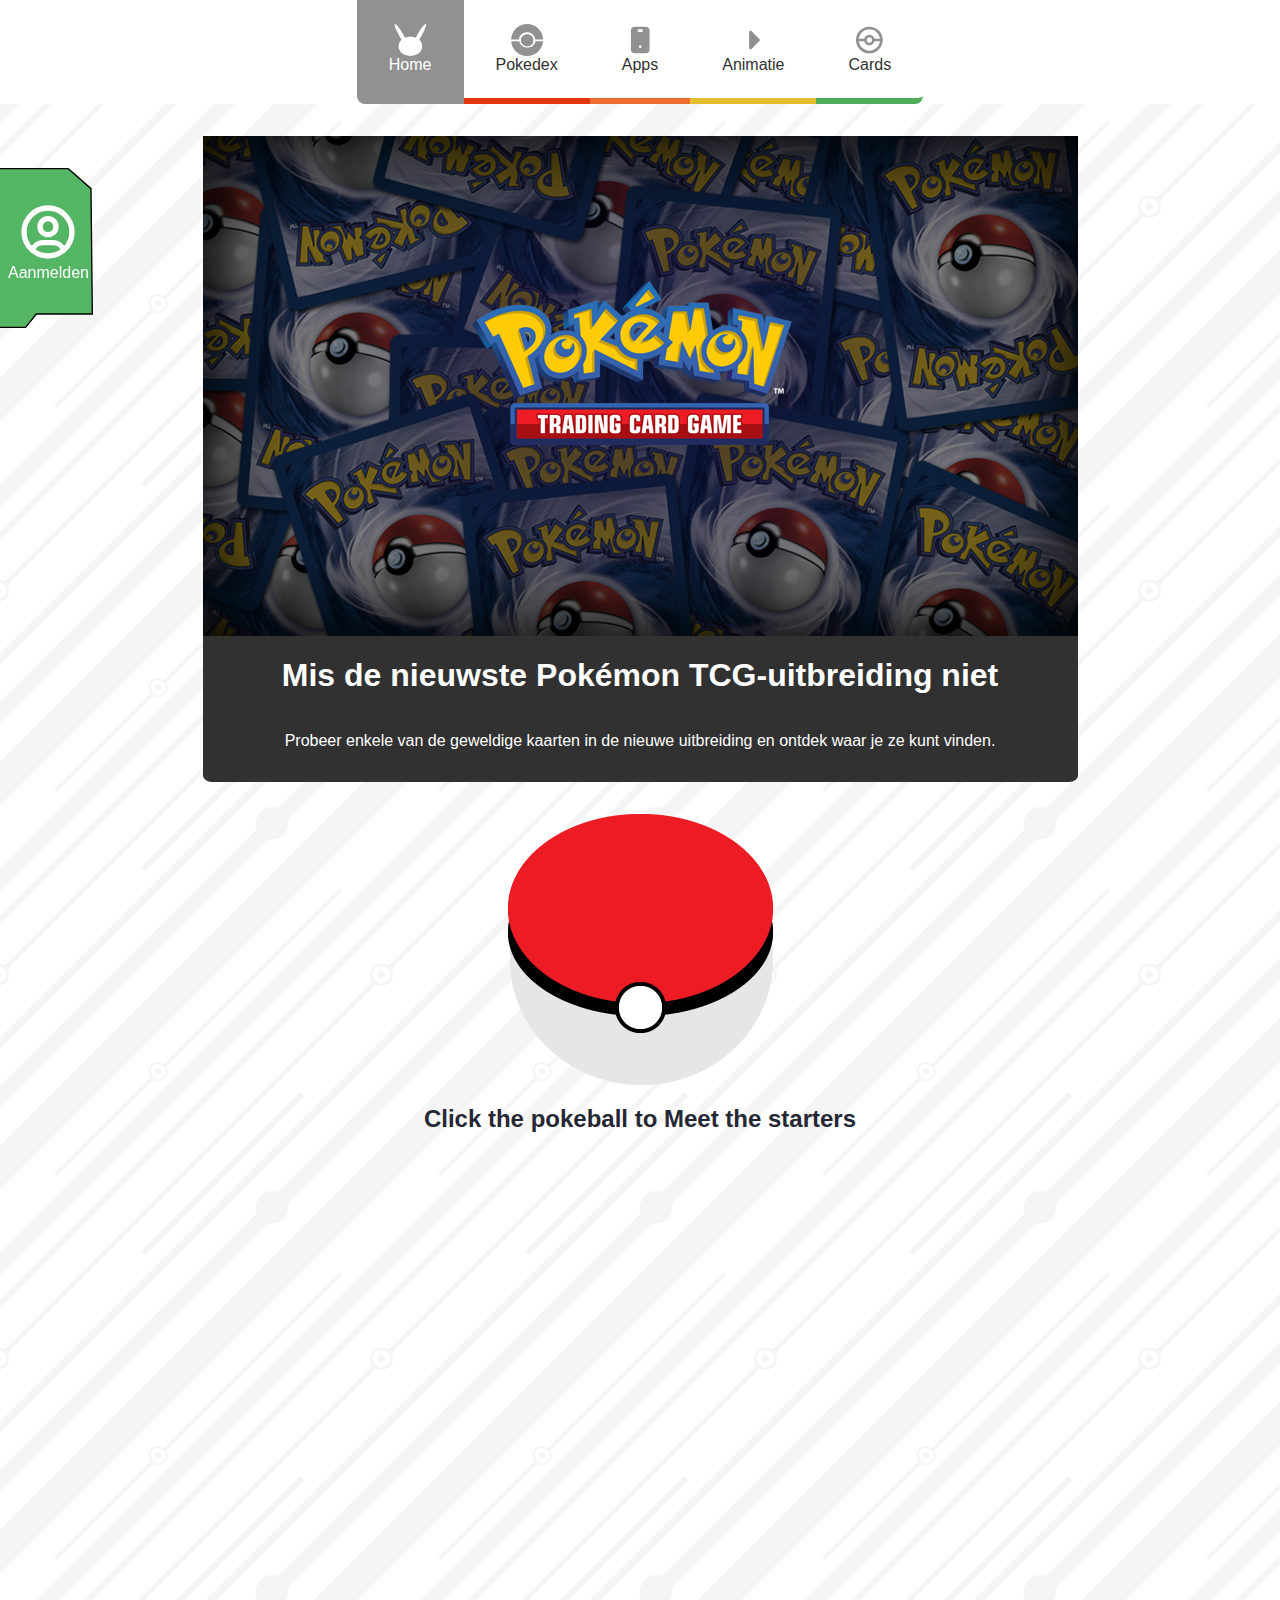
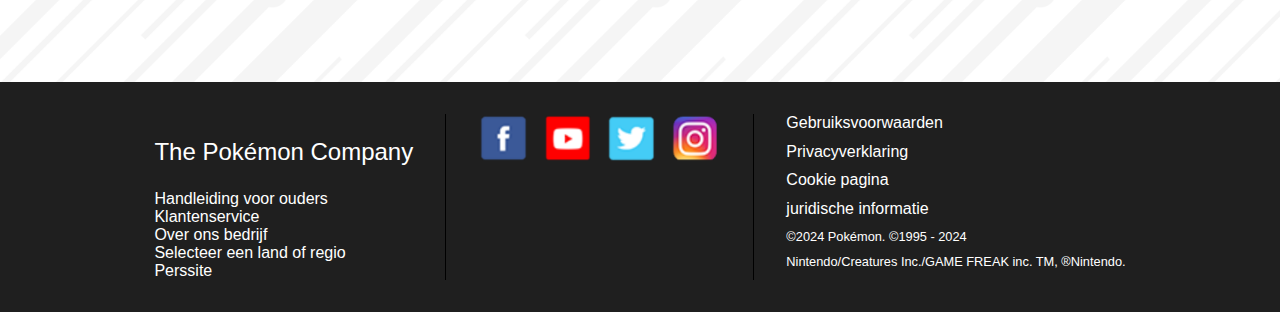
<file: index.html>
<!DOCTYPE html>
<html lang="nl">
	
<head>
	<meta charset="UTF-8">
	<meta name="author" content="Wesley">
	<meta name="viewport" content="width=device-width, initial-scale=1">
	<title>The Unofficial Pokémon Website | notpokemon.com</title>
	<link href="styles/style.css" rel="stylesheet">
	<link rel="icon" type="image/Pokemon" href="images/pokeball.ico">
</head>
<header>
	<nav>
		<ul>
			<li id="hamburger">
				<svg aria-label="navigatie menu knop" xmlns="http://www.w3.org/2000/svg"  viewBox="0 0 24 24"  fill="none"  stroke="currentColor"  stroke-width="2"  stroke-linecap="round"  stroke-linejoin="round"  class="icon icon-tabler icons-tabler-outline icon-tabler-menu-2"><path stroke="none" d="M0 0h24v24H0z" fill="none"/><path d="M4 6l16 0" /><path d="M4 12l16 0" /><path d="M4 18l16 0" /></svg>
			</li>
			<li>
				<svg aria-hidden="true" xmlns="http://www.w3.org/2000/svg" viewBox="0 0 31.34 31.85">
					<ellipse class="cls-1" cx="15.71" cy="22.15" rx="11.74" ry="9.7"/>
					<ellipse class="cls-1" cx="24.71" cy="11.1" rx="12.77" ry="2.04" transform="translate(2.74 26.95) rotate(-60)"/>
					<ellipse class="cls-1" cx="6.63" cy="11.1" rx="2.04" ry="12.77" transform="translate(-4.66 4.8) rotate(-30)"/>
				  </svg>
				<a href="">Home</a>
			</li>
			<li>
				<svg aria-hidden="true" xmlns="http://www.w3.org/2000/svg" viewBox="0 0 173.49 173.62">
					<path class="cls-1" d="m86.74,0C39.88,0,1.69,37.14,0,83.6h41.6c.41-3.27,1.66-6.09,3.38-8.79-.54-1.23-.57-2.75.24-4.39,3.9-7.88,9.49-14.23,16.77-19.16.25-.17.49-.3.73-.41,5.16-4.16,11.09-4.48,17.26-5.04,1.09-.3,2.18-.58,3.28-.84.62-.15,1.21-.18,1.76-.12.36-.06.72-.12,1.09-.17,7.16-.94,14.28.95,20.79,3.88,12.38,5.58,22.31,18.25,23.89,31.86.06.53.04,1.02-.03,1.46.12.35.25.69.37,1.04.08.23.13.45.18.67h42.19C171.8,37.14,133.61,0,86.74,0Z"/>
					<path class="cls-1" d="m119.76,83.02c-.16-.91-.21-1.41-.15-2.11-2.88-6.16-7.35-11.78-13.48-14.73-8.19-3.94-17.64-3.55-26.46-2.78-5.81.51-12.18,1.37-17.19,4.57-.23.15-.46.31-.68.47-.99,1.67-2.01,3.33-3.2,4.88-.35.45-.71.9-1.07,1.34-.03.1-.08.2-.11.3-.42,1.35-1.22,2.27-2.18,2.82-.64,1.85-1.11,3.8-1.48,5.77,0,.02,0,.04-.01.05h66.16c-.06-.19-.1-.38-.14-.58Z"/>
					<path class="cls-1" d="m116.8,104.61c.02-.83.2-1.67.58-2.45,1.38-2.83,1.92-5.56,2.08-8.56H54.07c1.19,3.12,2.31,6.34,4.09,9.13,2.33,3.65,6,6.76,9.6,9.11,6.69,4.38,14.45,6.46,22.43,6.37,11.27-.12,20.5-4.9,26.33-12.98.08-.21.17-.42.28-.62Z"/>
					<path class="cls-1" d="m132.16,93.6c0,.05-.01.11-.02.16-.86,4.46-2.32,8.6-4.3,12.34-.51,1.39-1.22,2.61-2.23,3.73,0,0-.01.01-.02.02-7.36,10.97-19.58,17.77-33.88,18.33-10.14.4-20.47-2.13-29-7.7-4.3-2.81-8.37-6.28-11.54-10.34-3.29-4.22-4.73-9.32-6.81-14.16-.35-.82-.48-1.62-.44-2.37H.2c3.46,44.77,40.89,80.02,86.55,80.02s83.08-35.25,86.55-80.02h-41.13Z"/>
					<path class="cls-1" d="m118.81,79.29c-2.88-5.52-7.09-10.43-12.68-13.12-8.19-3.94-17.64-3.55-26.46-2.78-5.81.51-12.18,1.37-17.19,4.57-.24.15-.46.31-.68.47-.99,1.67-2.01,3.33-3.2,4.87-.35.45-.71.9-1.07,1.34-.03.1-.08.2-.11.3-.42,1.34-1.21,2.25-2.16,2.81-.32.93-.61,1.87-.86,2.84-.38,2.01-.59,4.09-.59,6.21,0,3.83.66,7.51,1.87,10.93.71,1.73,1.49,3.43,2.48,4.99,2.33,3.65,6,6.76,9.6,9.11,6.69,4.38,14.45,6.46,22.43,6.37,3.87-.04,7.5-.64,10.84-1.72,11.03-5.32,18.65-16.61,18.65-29.68,0-2.59-.31-5.1-.87-7.52Z"/>
					<path class="cls-1" d="m86.74,55.47c-1.62,0-3.21.12-4.77.35-4.32,1.34-8.45,3.23-12.63,4.94-1.93,1.14-3.72,2.44-5.34,3.93-1.76,2.89-3.34,5.92-5.41,8.61-.35.45-.71.9-1.07,1.34-.03.1-.08.2-.11.3-.38,1.19-1.05,2.05-1.86,2.62-1.21,3.44-1.89,7.13-1.89,10.99,0,18.27,14.81,33.08,33.08,33.08s33.08-14.81,33.08-33.08-14.81-33.08-33.08-33.08Z"/>
				  </svg>
				<a href="Pokedex.html">Pokedex</a>
			</li>
			<li>
				<svg aria-hidden="true" xmlns="http://www.w3.org/2000/svg" viewBox="0 0 24 24"  fill="currentColor"  ><path stroke="none" d="M0 0h24v24H0z" fill="none"/><path d="M16 2a3 3 0 0 1 2.995 2.824l.005 .176v14a3 3 0 0 1 -2.824 2.995l-.176 .005h-8a3 3 0 0 1 -2.995 -2.824l-.005 -.176v-14a3 3 0 0 1 2.824 -2.995l.176 -.005h8zm-4 14a1 1 0 0 0 -.993 .883l-.007 .117l.007 .127a1 1 0 0 0 1.986 0l.007 -.117l-.007 -.127a1 1 0 0 0 -.993 -.883zm1 -12h-2l-.117 .007a1 1 0 0 0 0 1.986l.117 .007h2l.117 -.007a1 1 0 0 0 0 -1.986l-.117 -.007z"/>
				</svg>
				<a href="">Apps</a>
			</li>
			<li>
				<svg aria-hidden="true" xmlns="http://www.w3.org/2000/svg"viewBox="0 0 24 24"><path d="M0 0h24v24H0z" fill="none"/><path d="M9 6c0 -.852 .986 -1.297 1.623 -.783l.084 .076l6 6a1 1 0 0 1 .083 1.32l-.083 .094l-6 6l-.094 .083l-.077 .054l-.096 .054l-.036 .017l-.067 .027l-.108 .032l-.053 .01l-.06 .01l-.057 .004l-.059 .002l-.059 -.002l-.058 -.005l-.06 -.009l-.052 -.01l-.108 -.032l-.067 -.027l-.132 -.07l-.09 -.065l-.081 -.073l-.083 -.094l-.054 -.077l-.054 -.096l-.017 -.036l-.027 -.067l-.032 -.108l-.01 -.053l-.01 -.06l-.004 -.057l-.002 -12.059z"/>
				</svg>
				<a href="">Animatie</a>
			</li>
			<li>
				<svg aria-hidden="true" xmlns="http://www.w3.org/2000/svg"viewBox="0 0 24 24" stroke="currentColor" stroke-width="2" stroke-linecap="round"  stroke-linejoin="round"  ><path stroke="none" d="M0 0h24v24H0z" fill="none"/><path d="M12 12m-9 0a9 9 0 1 0 18 0a9 9 0 1 0 -18 0"/><path d="M12 12m-3 0a3 3 0 1 0 6 0a3 3 0 1 0 -6 0" /><path d="M3 12h6" /><path d="M15 12h6" /></svg>
				<a href="">Cards</a>
			</li>
		</ul>
	</nav>
	<section id="menu">
		<ul>
			<li>
				<svg aria-label="sluit menu knop" xmlns="http://www.w3.org/2000/svg"  viewBox="0 0 24 24"  fill="none"  stroke="white"  stroke-width="2"  stroke-linecap="round"  stroke-linejoin="round"  id="x"><path stroke="none" d="M0 0h24v24H0z" fill="none"/><path d="M18 6l-12 12" /><path d="M6 6l12 12" /></svg>
			</li>
			<li>
			<a href="index.html">Home</a>
			</li>
			<li>
				<a href="pokedex.html">Pokedex</a>
			</li>
			<li>
				<a href="">Apps</a>
			</li>
			<li>
				<a href="">Animatie</a>
			</li>
			<li>
				<a href="">Trading Card Game</a>
			</li>
		</ul>
	</section>
</header>
<body>
	<main>
		<section>
		<svg aria-hidden="true" xmlns="http://www.w3.org/2000/svg" viewBox="0 0 72.01 120">
			<polygon class="cls-1" points="21.5 119.5 29.5 109.5 45.5 109.5 71.5 109.5 70.5 15.5 53.5 .5 .5 .5 .5 119.5 21.5 119.5"/>
		  </svg>
		  <svg aria-hidden="true" xmlns="http://www.w3.org/2000/svg"    viewBox="0 0 24 24"  fill="none"  stroke="currentColor"  stroke-width="2"  stroke-linecap="round"  stroke-linejoin="round"><path stroke="none" d="M0 0h24v24H0z" fill="none"/><path d="M12 12m-9 0a9 9 0 1 0 18 0a9 9 0 1 0 -18 0" /><path d="M12 10m-3 0a3 3 0 1 0 6 0a3 3 0 1 0 -6 0" /><path d="M6.168 18.849a4 4 0 0 1 3.832 -2.849h4a4 4 0 0 1 3.834 2.855" /></svg>
		  <p>Aanmelden</p>
		</section>
		<section>
			<article>
				<img src="images/pokemontcg.png" alt="plaatje met allemaal pokemon kaarten op elkaar gestapeld met pokemon trading card game logo in het midden">
				<h1>Mis de nieuwste Pokémon TCG-uitbreiding niet</h1>
				<p>Probeer enkele van de geweldige kaarten in de nieuwe uitbreiding en ontdek waar je ze kunt vinden.</p>
			</article>
		</section>
		<section>
			<img id="pokeball" src="images/pokeballclosed.png" alt="pokeball">
			<img aria-hidden="true" id="lazers" src="images/lazer.png">
			<h2>Click the pokeball to Meet the starters</h2>
		</section>
		<section>
			<ul id="lijst">
				<li>
					<a href="">
					<img src="images/bulbasaur.png" alt="de grass pokemon bulbasaur">
					<h3>Bulbasaur</h3>
					<p>Grass</p>
					</a>
				</li>
				<li>
					<a href="">
					<img src="images/charmander.png" alt="de vuur pokemon charmander">
					<h3>Charmander</h3>
					<p>Fire</p>
					</a>
				</li>
				<li>
					<a href="">
					<img src="images/squirtle.png" alt="de water pokemon squirtle">
					<h3>Squirtle</h3>
					<p>Water</p>
					</a>
				</li>
				
			</ul>
		</section>
	<script defer src="scripts/script.js"></script>
	</main>
</body>
	<footer>
		<ul>
			<li>
				<p>The Pokémon Company</p>
				<a href="">Handleiding voor ouders</a>
				<a href="">Klantenservice</a>
				<a href="">Over ons bedrijf</a>
				<a href="">Selecteer een land of regio</a>
				<a href="">Perssite</a>
			</li>
			<li>
				<img src="images/facebookicon.png" alt="facebook icoon">
				<img src="images/youtubeicon.png" alt="youtube icoon">
				<img src="images/twittericon.png" alt="twitter icoon">
				<img src="images/instagramicon.png" alt="instagram icoon">
			</li>
			<li>
				<a href="">Gebruiksvoorwaarden</a>
				<a href="">Privacyverklaring</a>
				<a href="">Cookie pagina</a>
				<a href="">juridische informatie</a>
				<p>©2024 Pokémon. ©1995 - 2024</p>
				<p>Nintendo/Creatures Inc./GAME FREAK inc. TM, ®Nintendo.</p>
			</li>
		</ul>
	</footer>
</html>
</file>
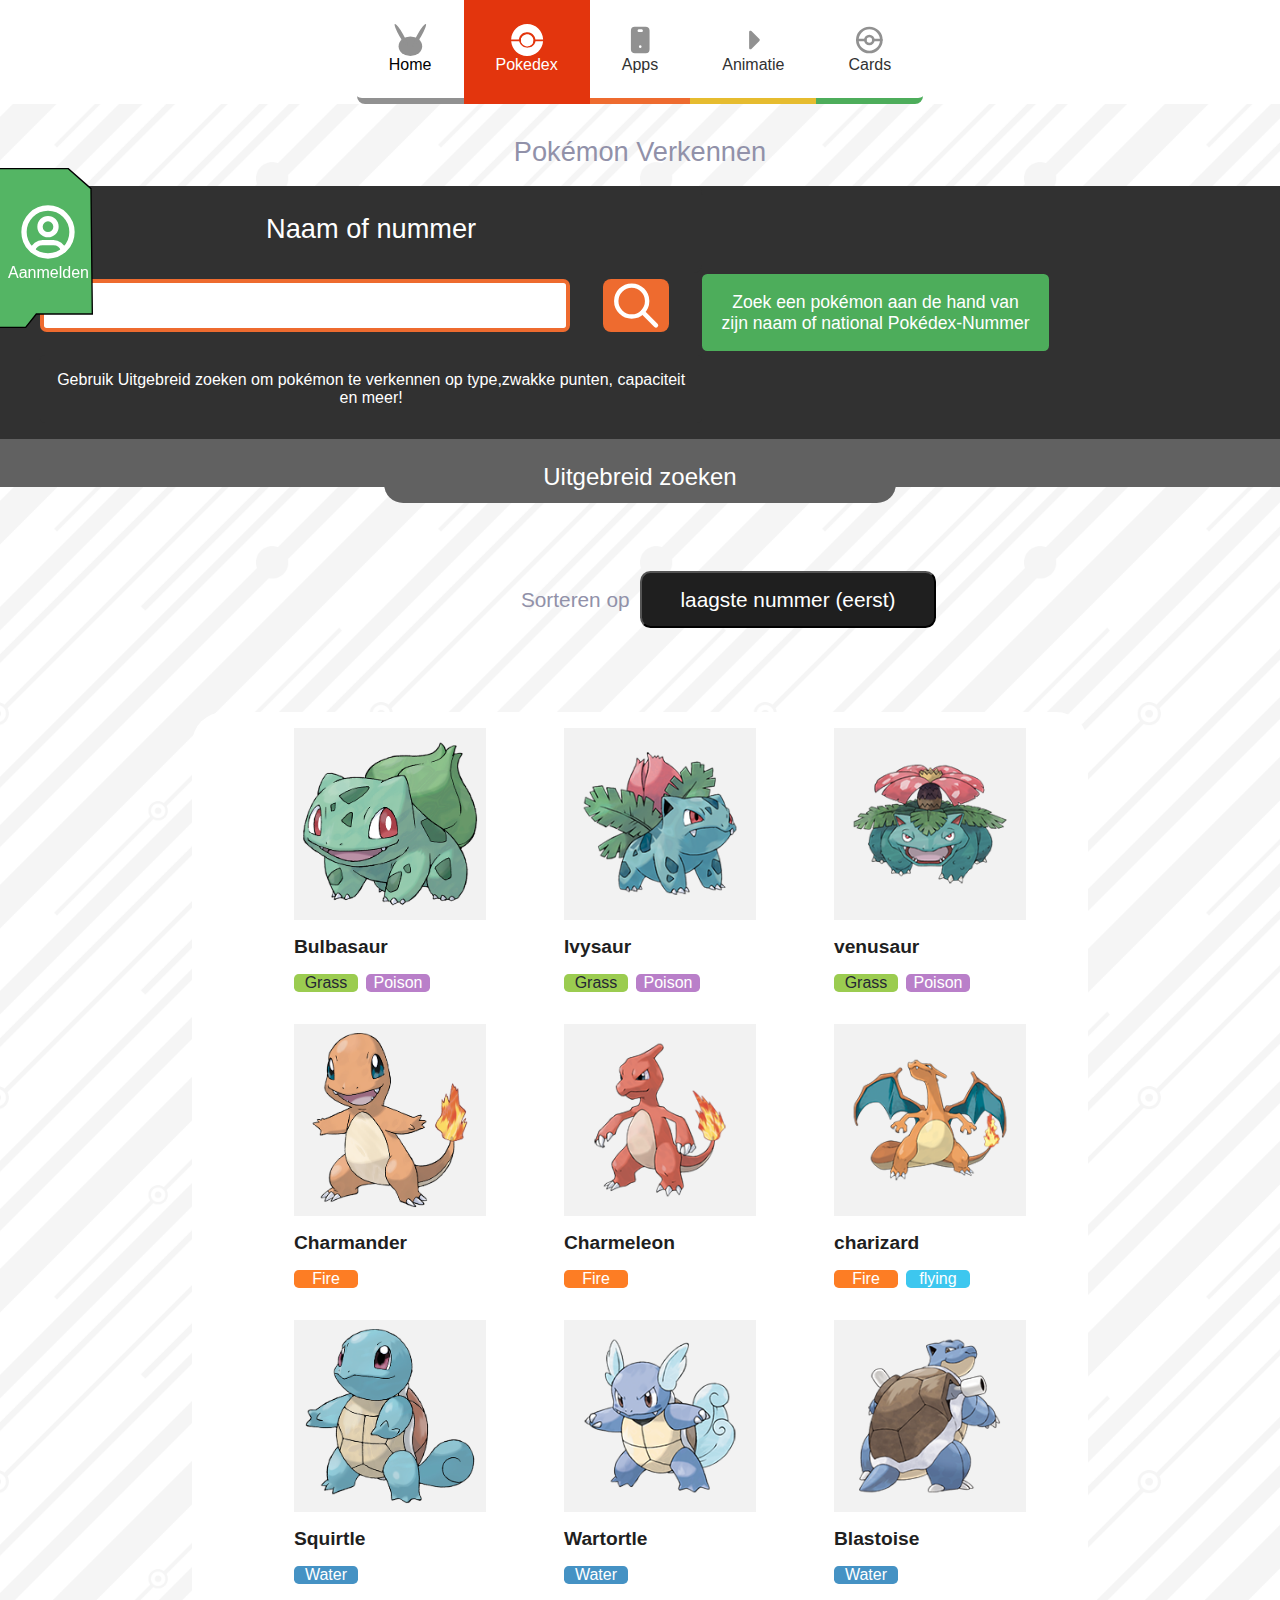
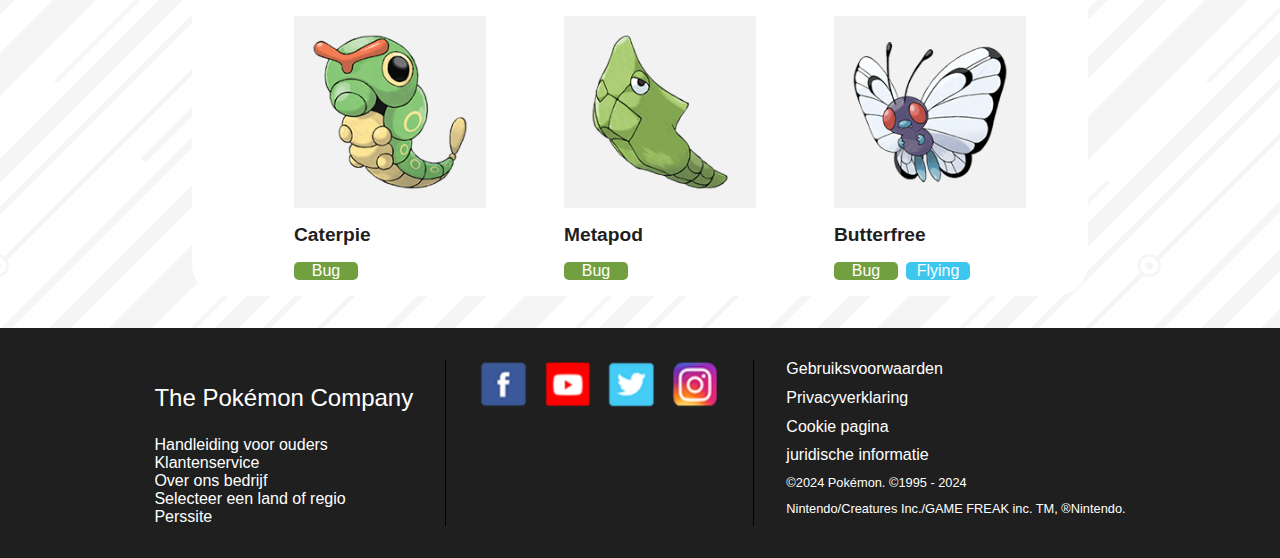
<file: Pokedex.html>
<!DOCTYPE html>
<html lang="en">
<head>
    <meta charset="UTF-8">
    <meta name="viewport" content="width=device-width, initial-scale=1.0">
    <title>Pokedex Titel | notpokemon.com</title>
    <link href="styles/style.css" rel="stylesheet">
    <link rel="icon" type="image/Pokemon" href="images/pokeball.ico">
</head>
<header>
	<nav id="pokedex">
		<ul>
			<li id="hamburger">
				<svg aria-label="navigatie menu knop" xmlns="http://www.w3.org/2000/svg"  viewBox="0 0 24 24"  fill="none"  stroke="currentColor"  stroke-width="2"  stroke-linecap="round"  stroke-linejoin="round"  class="icon icon-tabler icons-tabler-outline icon-tabler-menu-2"><path stroke="none" d="M0 0h24v24H0z" fill="none"/><path d="M4 6l16 0" /><path d="M4 12l16 0" /><path d="M4 18l16 0" /></svg>
			</li>
			<li>
				<svg aria-hidden="true" xmlns="http://www.w3.org/2000/svg" viewBox="0 0 31.34 31.85">
                    <ellipse class="cls-1" cx="15.71" cy="22.15" rx="11.74" ry="9.7"/>
                    <ellipse class="cls-1" cx="24.71" cy="11.1" rx="12.77" ry="2.04" transform="translate(2.74 26.95) rotate(-60)"/>
                    <ellipse class="cls-1" cx="6.63" cy="11.1" rx="2.04" ry="12.77" transform="translate(-4.66 4.8) rotate(-30)"/>
                  </svg>
				<a href="index.html">Home</a>
			</li>
			<li>
				<svg aria-hidden="true" xmlns="http://www.w3.org/2000/svg" viewBox="0 0 173.49 173.62">
					<path class="cls-1" d="m86.74,0C39.88,0,1.69,37.14,0,83.6h41.6c.41-3.27,1.66-6.09,3.38-8.79-.54-1.23-.57-2.75.24-4.39,3.9-7.88,9.49-14.23,16.77-19.16.25-.17.49-.3.73-.41,5.16-4.16,11.09-4.48,17.26-5.04,1.09-.3,2.18-.58,3.28-.84.62-.15,1.21-.18,1.76-.12.36-.06.72-.12,1.09-.17,7.16-.94,14.28.95,20.79,3.88,12.38,5.58,22.31,18.25,23.89,31.86.06.53.04,1.02-.03,1.46.12.35.25.69.37,1.04.08.23.13.45.18.67h42.19C171.8,37.14,133.61,0,86.74,0Z"/>
					<path class="cls-1" d="m119.76,83.02c-.16-.91-.21-1.41-.15-2.11-2.88-6.16-7.35-11.78-13.48-14.73-8.19-3.94-17.64-3.55-26.46-2.78-5.81.51-12.18,1.37-17.19,4.57-.23.15-.46.31-.68.47-.99,1.67-2.01,3.33-3.2,4.88-.35.45-.71.9-1.07,1.34-.03.1-.08.2-.11.3-.42,1.35-1.22,2.27-2.18,2.82-.64,1.85-1.11,3.8-1.48,5.77,0,.02,0,.04-.01.05h66.16c-.06-.19-.1-.38-.14-.58Z"/>
					<path class="cls-1" d="m116.8,104.61c.02-.83.2-1.67.58-2.45,1.38-2.83,1.92-5.56,2.08-8.56H54.07c1.19,3.12,2.31,6.34,4.09,9.13,2.33,3.65,6,6.76,9.6,9.11,6.69,4.38,14.45,6.46,22.43,6.37,11.27-.12,20.5-4.9,26.33-12.98.08-.21.17-.42.28-.62Z"/>
					<path class="cls-1" d="m132.16,93.6c0,.05-.01.11-.02.16-.86,4.46-2.32,8.6-4.3,12.34-.51,1.39-1.22,2.61-2.23,3.73,0,0-.01.01-.02.02-7.36,10.97-19.58,17.77-33.88,18.33-10.14.4-20.47-2.13-29-7.7-4.3-2.81-8.37-6.28-11.54-10.34-3.29-4.22-4.73-9.32-6.81-14.16-.35-.82-.48-1.62-.44-2.37H.2c3.46,44.77,40.89,80.02,86.55,80.02s83.08-35.25,86.55-80.02h-41.13Z"/>
					<path class="cls-1" d="m118.81,79.29c-2.88-5.52-7.09-10.43-12.68-13.12-8.19-3.94-17.64-3.55-26.46-2.78-5.81.51-12.18,1.37-17.19,4.57-.24.15-.46.31-.68.47-.99,1.67-2.01,3.33-3.2,4.87-.35.45-.71.9-1.07,1.34-.03.1-.08.2-.11.3-.42,1.34-1.21,2.25-2.16,2.81-.32.93-.61,1.87-.86,2.84-.38,2.01-.59,4.09-.59,6.21,0,3.83.66,7.51,1.87,10.93.71,1.73,1.49,3.43,2.48,4.99,2.33,3.65,6,6.76,9.6,9.11,6.69,4.38,14.45,6.46,22.43,6.37,3.87-.04,7.5-.64,10.84-1.72,11.03-5.32,18.65-16.61,18.65-29.68,0-2.59-.31-5.1-.87-7.52Z"/>
					<path class="cls-1" d="m86.74,55.47c-1.62,0-3.21.12-4.77.35-4.32,1.34-8.45,3.23-12.63,4.94-1.93,1.14-3.72,2.44-5.34,3.93-1.76,2.89-3.34,5.92-5.41,8.61-.35.45-.71.9-1.07,1.34-.03.1-.08.2-.11.3-.38,1.19-1.05,2.05-1.86,2.62-1.21,3.44-1.89,7.13-1.89,10.99,0,18.27,14.81,33.08,33.08,33.08s33.08-14.81,33.08-33.08-14.81-33.08-33.08-33.08Z"/>
				  </svg>
				<a href="">Pokedex</a>
			</li>
			<li>
				<svg aria-hidden="true" xmlns="http://www.w3.org/2000/svg" viewBox="0 0 24 24"  fill="currentColor"  ><path stroke="none" d="M0 0h24v24H0z" fill="none"/><path d="M16 2a3 3 0 0 1 2.995 2.824l.005 .176v14a3 3 0 0 1 -2.824 2.995l-.176 .005h-8a3 3 0 0 1 -2.995 -2.824l-.005 -.176v-14a3 3 0 0 1 2.824 -2.995l.176 -.005h8zm-4 14a1 1 0 0 0 -.993 .883l-.007 .117l.007 .127a1 1 0 0 0 1.986 0l.007 -.117l-.007 -.127a1 1 0 0 0 -.993 -.883zm1 -12h-2l-.117 .007a1 1 0 0 0 0 1.986l.117 .007h2l.117 -.007a1 1 0 0 0 0 -1.986l-.117 -.007z" />
				</svg>
				<a href="">Apps</a>
			</li>
			<li>
				<svg aria-hidden="true" xmlns="http://www.w3.org/2000/svg"viewBox="0 0 24 24"><path d="M0 0h24v24H0z" fill="none"/><path d="M9 6c0 -.852 .986 -1.297 1.623 -.783l.084 .076l6 6a1 1 0 0 1 .083 1.32l-.083 .094l-6 6l-.094 .083l-.077 .054l-.096 .054l-.036 .017l-.067 .027l-.108 .032l-.053 .01l-.06 .01l-.057 .004l-.059 .002l-.059 -.002l-.058 -.005l-.06 -.009l-.052 -.01l-.108 -.032l-.067 -.027l-.132 -.07l-.09 -.065l-.081 -.073l-.083 -.094l-.054 -.077l-.054 -.096l-.017 -.036l-.027 -.067l-.032 -.108l-.01 -.053l-.01 -.06l-.004 -.057l-.002 -12.059z" />
				</svg>
				<a href="">Animatie</a>
			</li>
			<li>
				<svg aria-hidden="true" xmlns="http://www.w3.org/2000/svg"  viewBox="0 0 24 24"   stroke="currentColor"  stroke-width="2"  stroke-linecap="round"  stroke-linejoin="round"  ><path stroke="none" d="M0 0h24v24H0z" fill="none"/><path d="M12 12m-9 0a9 9 0 1 0 18 0a9 9 0 1 0 -18 0" /><path d="M12 12m-3 0a3 3 0 1 0 6 0a3 3 0 1 0 -6 0" /><path d="M3 12h6" /><path d="M15 12h6" /></svg>
				<a href="">Cards</a>
			</li>
		</ul>
	</nav>
	<section id="menu">
		<ul>
			<li>
				<svg aria-label="sluit menu knop" xmlns="http://www.w3.org/2000/svg"  viewBox="0 0 24 24"  fill="none"  stroke="white"  stroke-width="2"  stroke-linecap="round"  stroke-linejoin="round"  id="x"><path stroke="none" d="M0 0h24v24H0z" fill="none"/><path d="M18 6l-12 12" /><path d="M6 6l12 12" /></svg>
			</li>
			<li>
			<a href="index.html">Home</a>
			</li>
			<li>
				<a href="pokedex.html">Pokedex</a>
			</li>
			<li>
				<a href="">Apps</a>
			</li>
			<li>
				<a href="">Animatie</a>
			</li>
			<li>
				<a href="">Trading Card Game</a>
			</li>
		</ul>
	</section>
</header>
<body>
    <!-- https://a11y-guidelines.orange.com/en/articles/accessible-hiding/#:~:text=The%20conventional%20way%20is%20to,by%20Assistive%20technologies%20(AT). aria-hidden voor de svg zodat je via screen reader niet iedere keer image hoort-->
    <main id="pokedex">
        <section>
            <svg aria-hidden="true" xmlns="http://www.w3.org/2000/svg" viewBox="0 0 72.01 120">
                <polygon class="cls-1" points="21.5 119.5 29.5 109.5 45.5 109.5 71.5 109.5 70.5 15.5 53.5 .5 .5 .5 .5 119.5 21.5 119.5"/>
              </svg>
              <svg aria-hidden="true" xmlns="http://www.w3.org/2000/svg"    viewBox="0 0 24 24"  fill="none"  stroke="currentColor"  stroke-width="2"  stroke-linecap="round"  stroke-linejoin="round"><path stroke="none" d="M0 0h24v24H0z" fill="none"/><path d="M12 12m-9 0a9 9 0 1 0 18 0a9 9 0 1 0 -18 0" /><path d="M12 10m-3 0a3 3 0 1 0 6 0a3 3 0 1 0 -6 0" /><path d="M6.168 18.849a4 4 0 0 1 3.832 -2.849h4a4 4 0 0 1 3.834 2.855" /></svg>
              <p>Aanmelden</p>
            </section>
            <section id="pokedex">
                <h1>Pokémon Verkennen</h1>
                <ul>
                    <li>
                        <p>Naam of nummer</p>
                        <input data-type="name" type="text">
                        <svg  xmlns="http://www.w3.org/2000/svg"  viewBox="0 0 24 24"  fill="none"    stroke-width="2"  stroke-linecap="round"  stroke-linejoin="round"  ><path stroke="none" d="M0 0h24v24H0z" fill="none"/><path d="M10 10m-7 0a7 7 0 1 0 14 0a7 7 0 1 0 -14 0" /><path d="M21 21l-6 -6" /></svg>
                        <p>Gebruik Uitgebreid zoeken om pokémon te verkennen op type,zwakke punten, capaciteit en meer!</p>
                    </li>
                    <li>
                        <p>Zoek een pokémon aan de hand van zijn naam of national Pokédex-Nummer</p>
                    </li>
                </ul>
            </section>
            <section>
                <h2>Uitgebreid zoeken</h2>
            </section>
            <section>
                <h3>Sorteren op</h3>
                <svg  xmlns="http://www.w3.org/2000/svg"  viewBox="0 0 24 24"   stroke="currentColor"  stroke-width="2"  stroke-linecap="round"  stroke-linejoin="round"  ><path stroke="none" d="M0 0h24v24H0z" fill="none"/><path d="M12 12m-9 0a9 9 0 1 0 18 0a9 9 0 1 0 -18 0" /><path d="M12 12m-3 0a3 3 0 1 0 6 0a3 3 0 1 0 -6 0" /><path d="M3 12h6" /><path d="M15 12h6" /></svg>
                <svg  xmlns="http://www.w3.org/2000/svg"  viewBox="0 0 24 24"    stroke="currentColor"  stroke-width="2"  stroke-linecap="round"  stroke-linejoin="round"><path stroke="none" d="M0 0h24v24H0z" fill="none"/><path d="M6 9l6 6l6 -6" /></svg>
                <button type="submit">laagste nummer (eerst)</button>
            </section>
            <section>
                <ul>
                    <li>
                        <img  src="images/bulbasaur.png" alt="de grass poison pokemon bulbasaur">
                        <h3>Bulbasaur</h3>
                        <p>Grass</p>
                        <p>Poison</p>
                    </li>
                    <li>
                        <img  src="images/ivysaur.png" alt="de grass poison pokemon ivysaur">
                        <h3>Ivysaur</h3>
                        <p>Grass</p>
                        <p>Poison</p>
                    </li>
                    <li>
                        <img  src="images/venusaur.png" alt="de grass poison pokemon venusaur">
                        <h3>venusaur</h3>
                        <p>Grass</p>
                        <p>Poison</p>
                    </li>
                    <li>
                        <img  src="images/charmander.png" alt="de fire pokemon charmander">
                        <h3>Charmander</h3>
                        <p>Fire</p>
                    </li>
                    <li>
                        <img  src="images/charmeleon.png" alt="de fire pokemon charmeleon">
                        <h3>Charmeleon</h3>
                        <p>Fire</p>
                    </li>
                    <li>
                        <img  src="images/charizard.png" alt="de fire flying pokemon charizard">
                        <h3>charizard</h3>
                        <p>Fire</p>
                        <p>flying</p>
                    </li>
                    <li>
                        <img  src="images/squirtle.png" alt="de water pokemon squirtle">
                        <h3>Squirtle</h3>
                        <p>Water</p>
                    </li>
                    <li>
                        <img  src="images/wartortle.png" alt="de water pokemon wartortle">
                        <h3>Wartortle</h3>
                        <p>Water</p>
                    </li>
                    <li>
                        <img  src="images/blastoise.png" alt="de water pokemon blastoise">
                        <h3>Blastoise</h3>
                        <p>Water</p>
                    </li>
                    <li>
                        <img  src="images/caterpie.png" alt="de bug pokemon caterpie">
                        <h3>Caterpie</h3>
                        <p>Bug</p>
                    </li>
                    <li>
                        <img  src="images/metapod.png" alt="de bug pokemon metapod">
                        <h3>Metapod</h3>
                        <p>Bug</p>
                    </li>
                    <li>
                        <img  src="images/butterfree.png" alt="de bug flying pokemon butterfree">
                        <h3>Butterfree</h3>
                        <p>Bug</p>
                        <p>Flying</p>
                    </li>
                </ul>
            </section>
        <script defer src="scripts/script.js"></script>
    </main>
</body>
<footer>
    <ul>
        <li>
            <p>The Pokémon Company</p>
            <a href="">Handleiding voor ouders</a>
            <a href="">Klantenservice</a>
            <a href="">Over ons bedrijf</a>
            <a href="">Selecteer een land of regio</a>
            <a href="">Perssite</a>
        </li>
        <li>
            <img src="images/facebookicon.png" alt="facebook icoon">
            <img src="images/youtubeicon.png" alt="youtube icoon">
            <img src="images/twittericon.png" alt="twitter icoon">
            <img src="images/instagramicon.png" alt="instagram icoon">
        </li>
        <li>
            <a href="">Gebruiksvoorwaarden</a>
            <a href="">Privacyverklaring</a>
            <a href="">Cookie pagina</a>
            <a href="">juridische informatie</a>
            <p>©2024 Pokémon. ©1995 - 2024</p>
            <p>Nintendo/Creatures Inc./GAME FREAK inc. TM, ®Nintendo.</p>
        </li>
    </ul>
</footer>
</html>
</file>
<file: styles/style.css>
/**************/
/* CSS REMEDY */
/**************/
*, *::after, *::before {
  box-sizing:border-box;  
}






/*********************/
/* CUSTOM PROPERTIES */
/*********************/
:root {
	/* startje */
	--color-text:#111;
	--color-background:#eee;
	font-family: "Roboto", arial, sans-serif;
}
/*https://developer.mozilla.org/en-US/docs/Web/CSS/:focus-visible focus state voor de website's a elementen*/
a:focus-visible{
	outline: 0.2em solid white;
	border-radius: 0.5em;
	border: 0.2em solid red;
}

/**********/
/* Header */
/**********/
	header section{
		position: fixed;
		display: flex;
		width: 100%;
		margin: 0;
		bottom: 0;
		top: 0;
		list-style: none;
		text-decoration: none;
		left: -100%;
		background-color:  #313131;
		text-align: center;
		align-items: center;
		justify-content: center;
		transition: 0.5s;
		z-index: 1;
	}

	header section li{
		flex-direction:row;
		list-style: none;
		padding: 2em;
		border-bottom: solid 0.1em #616161;
	}
	header section a{
		text-decoration: none;
		color: white;
		font-size: 2em;
	}

	.toonhamburger{
		left: 0;
		transition: 0.5s;
		margin: 0;
		transform: skewX(180deg);
	}
	header section svg{
		height: 3em;
		cursor: pointer;
	}

/*************************/
/** nav + media queries **/
/*************************/

@media (max-width: 767px) {
	nav li:nth-of-type(2){
		display: none;
	}
	nav li:nth-of-type(3){
		display: none;
	}
	nav li:nth-of-type(4){
		display: none;
	}
	nav li:nth-of-type(5){
		display: none;
	}
	nav li:nth-of-type(6){
		display: none;
	}
	#pokedex section:nth-of-type(3) h2 {
		font-size: 1em;
	}
	#pokedex section:nth-of-type(4) button{
		grid-column: 3/5 !important;
	}
 }
 @media (max-width: 1330px) {
 #pokedex section:nth-of-type(4) svg:nth-of-type(1){
	display: none;
}
 }
#pokedex section:nth-of-type(4) svg:nth-of-type(2){
	display: none;
}
 @media (min-width: 767px){
	#hamburger{
		display: none !important;
		height: 100%;
		
	}
	header section{
	display: none;
	}
 }

 #hamburger {
	display: flex;
	justify-content: left;
	height: 5em;
	width: 100%;
	padding: 0;
	background-color: #313131;
 }
 nav #hamburger svg{
	position: absolute;
	top: 1em;
	left: 1em;
	height: 3em;
	width: 3em;
	stroke: white;
 }

 nav {
	position: relative;
 }

nav ul{
	list-style: none;
	display: flex;
	margin: 0;
	padding: 0;
	justify-content: center;
	background-color: white;
}

nav li{
	display: flex;
	flex-direction: column;
	background-color: white;
	text-align: center;
	padding: 2em;
	padding-top: 1.5em;
	padding-bottom: 1.5em;
	cursor: pointer;
}

nav li a{
	text-decoration: none;
	color: #313131;
}
nav li:nth-of-type(2) svg{
	height: 2em;
	fill: white;
}
 #pokedex li:nth-of-type(2) svg{
	height: 2em;
	fill: #919191;
}
 #pokedex li:nth-of-type(2):hover svg{
	fill: white;
}


nav li:nth-of-type(3) svg{
	height: 2em;
	fill: #919191;
}
#pokedex li:nth-of-type(3) svg{
	height: 2em;
	fill: white;
}
nav li:nth-of-type(3):hover svg{
	transition: 0.4s;
	fill: white;
}


nav li:nth-of-type(4) svg{
	height: 2em;
	stroke: none;
	color: #919191;
}
nav li:nth-of-type(4):hover svg{
	transition: 0.4s;
	color: white ;
}


nav li:nth-of-type(5) svg{
	height: 2em;
	fill: #919191;
}
nav li:nth-of-type(5):hover svg{
	transition: 0.4s;
	fill: white ;
}


nav li:nth-of-type(6) svg{
	height: 2em;
	fill: none;
	stroke:currentColor;
	stroke-width:2;
	stroke-linecap: round;
	color: #919191;
}
nav li:nth-of-type(6):hover svg{
	transition: 0.4s;
	color: white ;
}


nav li:nth-of-type(2) {
	background-color: #919191;
	color: white;
	border-bottom: solid 0.4em #919191;
	border-radius: 0 0 0 0.5em ;
	cursor: pointer;
}
nav li:nth-of-type(2) a {
text-decoration: none;
color: white;
}

header #pokedex li:nth-of-type(2){
	background-color: white;
	color: #000;
}
header #pokedex li:nth-of-type(2) a{
	color: #000;
}
header #pokedex li:nth-of-type(2):hover a{
	color: white;
	transition: 0.5s;
}
header #pokedex li:nth-of-type(2):hover{
	background-color: #919191;
	transition: 0.5s;
}


nav li:nth-of-type(3){
	border-bottom: solid 0.4em #E3350D;
}
nav li:nth-of-type(3):hover{
	background-color: #E3350D;
	transition: 0.5s;
}
nav li:nth-of-type(3):hover a{
	text-decoration: none;
	color: white;
}
#pokedex li:nth-child(3){
	background-color: #E3350D;
}
#pokedex li:nth-of-type(3) a{
	color: white;
}





nav li:nth-of-type(4){
	border-bottom: solid 0.4em #EE6B2F;
	}
nav li:nth-of-type(4):hover{
	background-color: #EE6B2F;
	transition: 0.5s;
}
nav li:nth-of-type(4):hover a{
	text-decoration: none;
	color: white;
	}



nav li:nth-of-type(5){
	border-bottom: solid 0.4em #E6BC2F;
	}
nav li:nth-of-type(5):hover{
	background-color: #E6BC2F;
	transition: 0.5s;
}
nav li:nth-of-type(5):hover a{
	text-decoration: none;
	color: white;
	}


nav li:nth-of-type(6){
	border-bottom: solid 0.4em #4DAD5B;
	border-radius: 0 0 0.5em 0 ;
	}
nav li:nth-of-type(6):hover{
	background-color: #4DAD5B;
	transition: 0.5s;
}
nav li:nth-of-type(6):hover a{
	text-decoration: none;
	color: white;
}

/********/
/* Body */
/********/

body{
	margin: 0;
	background: url(container_bg.png) repeat  center;
	background-size: 30%;
}
#pokedex section{
	display: block;
	margin-bottom: 0;
}
 #pokedex h1{
	text-align: center;
	color: #9191A9;
	font-size: 1.7em;
	font-weight: lighter;
}
#pokedex section ul{
	display: flex;
	background-color: #313131;
	justify-content:center;
	margin-bottom: 0;

}
#pokedex section li{
	display: grid;
}
#pokedex section li:hover{
	background-color: #313131;
	background-image: none;
	cursor: auto;
}
#pokedex li:nth-of-type(1) p:nth-child(1){
	background-color: #313131;
	color: white;
	font-size: 1.7em;
	width: auto;
	align-self: center;
	margin: 0;
}
#pokedex li:nth-child(1) input{
	grid-column: 1;
	grid-row: 2;
	width: 80%;
	height: 80%;
	border: solid 0.3em #EE6B2F;
	border-radius: 0.5em;
	align-self: center;
}
#pokedex section:nth-of-type(2) svg{
	grid-column: 1;
	grid-row: 2;
	position: relative;
	align-self: center;
	width: 10%;
	height: 80%;
	fill: #EE6B2F;
	stroke: white;
	background-color:#EE6B2F;
	border-radius: 0.5em;
	left: 85%;
}
#pokedex li:nth-of-type(1) p:nth-last-child(1){
	background-color: #313131;
	color: white;
	font-size: 1em;
	width: 100%;
	grid-column: 1;
	grid-row: 3;
}

#pokedex section:nth-of-type(2) p{
	background-color: #4DAD5B;
	color: white;
	font-size: 1.1em;
	width: 60%;
	padding: 1em;
	align-self: center;
}

#pokedex section:nth-of-type(3){
	background-color: #616161;
	position: relative;
	margin-top: 0;
	padding: 2em;
	padding-bottom: 1em;
	z-index: -1;
}

#pokedex section:nth-of-type(3) h2{
	background-color: #616161;
	position: absolute;
	margin-top: 0;
	color: white;
	bottom: -1.5em;
	padding-bottom: 0.5em;
	border-radius: 0 0 0.8em 0.8em;
	left: 30%;
	right: 30%;
	font-weight: lighter;
	
}

#pokedex section:nth-of-type(4){
	display: grid;
	grid-template-columns: 1fr 1fr 1fr 1fr;
	padding: 3em;
}
#pokedex section:nth-of-type(4) h3{
	grid-column: 2;
	grid-row: 1;
	color: #9191A9;
	text-align: end;
	padding-right: 0.5em;
	font-size: 1.3em;
	font-weight: lighter;
}
#pokedex section:nth-of-type(4) button{
	grid-column: 3;
	grid-row: 1;
	color: white;
	background-color: #1F1F1F;
	border-radius: 0.5em;
	font-size: 1.3em;
	margin-top: 0.2em;
	margin-bottom: 0.2em;
	cursor: pointer;
}
#pokedex section:nth-of-type(4) svg:nth-of-type(1){
	grid-column: 3;
	grid-row: 1;
	position: relative;
	stroke: white;
	fill: none;
	width: 2em;
	height: 2em;
	z-index: 1;
	top: 1.3em;
	left: 1em;
}

#pokedex section:nth-of-type(4) svg:nth-of-type(2){
	grid-column: 3;
	grid-row: 1;
	position: relative;
	stroke: white;
	fill: none;
	width: 2em;
	height: 2em;
	z-index: 1;
	top: 1.3em;
	left: 88%;
}

/************/
/**pokedex***/
#pokedex section:nth-of-type(5) a{
	text-decoration: none;
}

#pokedex section:nth-of-type(5) li:hover{
	background-color:#616161;
	color: white;
	transition: 0.5s;
}

#pokedex section:nth-of-type(5) ul{
	display: flex;
	flex-wrap: wrap;
	justify-content:space-evenly;
	margin-bottom: 0;
	border-radius: 2em;
}

/*https://www.w3schools.com/CSS/css_grid.asp hulp met de grid layout */
#pokedex section:nth-of-type(5) li{
	display: grid;
	text-decoration: none;
	align-items: start;
	list-style: none;
	background-color: white;
	color: #1F1F1F;
	padding: 1em;
	border-radius: 0 0 0.5em 0.5em;
	cursor: pointer;
	gap: 1em;
	height: 50%;
}

main section:nth-of-type(5) li:hover{
	background-color: #E3350D;
	transition:0.5s ;
	background-image: linear-gradient(#E3350D , #313131);
}
#pokedex section:nth-of-type(5){
	margin-left: 15%;
	margin-right: 15%;
	margin-bottom: 2em;
}
#pokedex section:nth-of-type(5) ul{
	background-color: white;
}

#pokedex li img{
	height: 12em;
	width: auto;
	grid-row: 1;
	grid-column: 1;
	background-color: #F2F2F2;
	bottom: 0;
}
#pokedex section:nth-of-type(5) li:nth-of-type(1)  p:nth-of-type(1){
	text-align: center;
	grid-row: 3;
	grid-column: 1;
	background-color: #9BCC50;
	color: #252734;
	border-radius: .3em;
	width: 4em;
	margin: 0;
}
#pokedex section:nth-of-type(5) li:nth-of-type(2)  p:nth-of-type(1){
	text-align: center;
	grid-row: 3;
	grid-column: 1;
	background-color: #9BCC50;
	color: #252734;
	border-radius: .3em;
	width: 4em;
	margin: 0;
}
#pokedex section:nth-of-type(5) li:nth-of-type(3)  p:nth-of-type(1){
	text-align: center;
	grid-row: 3;
	grid-column: 1;
	background-color: #9BCC50;
	color: #252734;
	border-radius: .3em;
	width: 4em;
	margin: 0;
}
#pokedex section:nth-of-type(5) li:nth-of-type(1) p:nth-of-type(2){
	text-align: center;
	position: relative;
	grid-row: 3;
	grid-column: 1;
	background-color: #B97FC9;
	color: white;
	border-radius: .3em;
	width: 4em;
	margin: 0;
	left: 4.5em;
}
#pokedex section:nth-of-type(5) li:nth-of-type(2) p:nth-of-type(2){
	text-align: center;
	position: relative;
	grid-row: 3;
	grid-column: 1;
	background-color: #B97FC9;
	color: white;
	border-radius: .3em;
	width: 4em;
	margin: 0;
	left: 4.5em;
}
#pokedex section:nth-of-type(5) li:nth-of-type(3) p:nth-of-type(2){
	text-align: center;
	position: relative;
	grid-row: 3;
	grid-column: 1;
	background-color: #B97FC9;
	color: white;
	border-radius: .3em;
	width: 4em;
	margin: 0;
	left: 4.5em;
}
#pokedex section:nth-of-type(5) li:nth-of-type(1) h3{
	grid-row: 2;
	grid-column: 1;
	margin: 0;
	font-weight: bold;
	font-size: 1.2em;
	
}
#pokedex section:nth-of-type(5) li:nth-of-type(2) h3{
	grid-row: 2;
	grid-column: 1;
	margin: 0;
	font-weight: bold;
	font-size: 1.2em;
	
}
#pokedex section:nth-of-type(5) li:nth-of-type(3) h3{
	grid-row: 2;
	grid-column: 1;
	margin: 0;
	font-weight: bold;
	font-size: 1.2em;
	
}

#pokedex section:nth-of-type(5) li:nth-of-type(4)  p:nth-of-type(1){
	text-align: center;
	grid-row: 3;
	grid-column: 1;
	background-color: #FD7D24;
	color: white;
	border-radius: .3em;
	width: 4em;
	margin: 0;
}
#pokedex section:nth-of-type(5) li:nth-of-type(4) h3{
	grid-row: 2;
	grid-column: 1;
	margin: 0;
	font-weight: bold;
	font-size: 1.2em;
}

#pokedex section:nth-of-type(5) li:nth-of-type(5)  p:nth-of-type(1){
	text-align: center;
	grid-row: 3;
	grid-column: 1;
	background-color: #FD7D24;
	color: white;
	border-radius: .3em;
	width: 4em;
	margin: 0;
}
#pokedex section:nth-of-type(5) li:nth-of-type(5) h3{
	grid-row: 2;
	grid-column: 1;
	margin: 0;
	font-weight: bold;
	font-size: 1.2em;
	
}

#pokedex section:nth-of-type(5) li:nth-of-type(6)  p:nth-of-type(1){
	text-align: center;
	grid-row: 3;
	grid-column: 1;
	background-color: #FD7D24;
	color: white;
	border-radius: .3em;
	width: 4em;
	margin: 0;
}
#pokedex section:nth-of-type(5) li:nth-of-type(6) p:nth-of-type(2){
	text-align: center;
	position: relative;
	grid-row: 3;
	grid-column: 1;
	background-color: #3DC7EF;
	color: white;
	border-radius: .3em;
	width: 4em;
	margin: 0;
	left: 4.5em;
}
#pokedex section:nth-of-type(5) li:nth-of-type(6) h3{
	grid-row: 2;
	grid-column: 1;
	margin: 0;
	font-weight: bold;
	font-size: 1.2em;
	
}


#pokedex section:nth-of-type(5) li:nth-of-type(7)  p:nth-of-type(1){
	text-align: center;
	grid-row: 3;
	grid-column: 1;
	background-color: #4592C4;
	color: white;
	border-radius: .3em;
	width: 4em;
	margin: 0;
}
#pokedex section:nth-of-type(5) li:nth-of-type(7) h3{
	grid-row: 2;
	grid-column: 1;
	margin: 0;
	font-weight: bold;
	font-size: 1.2em;
	
}

#pokedex section:nth-of-type(5) li:nth-of-type(8)  p:nth-of-type(1){
	text-align: center;
	grid-row: 3;
	grid-column: 1;
	background-color: #4592C4;
	color: white;
	border-radius: .3em;
	width: 4em;
	margin: 0;
}
#pokedex section:nth-of-type(5) li:nth-of-type(8) h3{
	grid-row: 2;
	grid-column: 1;
	margin: 0;
	font-weight: bold;
	font-size: 1.2em;
	
}

#pokedex section:nth-of-type(5) li:nth-of-type(9)  p:nth-of-type(1){
	text-align: center;
	grid-row: 3;
	grid-column: 1;
	background-color: #4592C4;
	color: white;
	border-radius: .3em;
	width: 4em;
	margin: 0;
}
#pokedex section:nth-of-type(5) li:nth-of-type(9) h3{
	grid-row: 2;
	grid-column: 1;
	margin: 0;
	font-weight: bold;
	font-size: 1.2em;
	
}



#pokedex section:nth-of-type(5) li:nth-of-type(10)  p:nth-of-type(1){
	text-align: center;
	grid-row: 3;
	grid-column: 1;
	background-color: #729F3F;
	color: white;
	border-radius: .3em;
	width: 4em;
	margin: 0;
}
#pokedex section:nth-of-type(5) li:nth-of-type(10) h3{
	grid-row: 2;
	grid-column: 1;
	margin: 0;
	font-weight: bold;
	font-size: 1.2em;
	
}

#pokedex section:nth-of-type(5) li:nth-of-type(11)  p:nth-of-type(1){
	text-align: center;
	grid-row: 3;
	grid-column: 1;
	background-color: #729F3F;
	color: white;
	border-radius: .3em;
	width: 4em;
	margin: 0;
}
#pokedex section:nth-of-type(5) li:nth-of-type(11) h3{
	grid-row: 2;
	grid-column: 1;
	margin: 0;
	font-weight: bold;
	font-size: 1.2em;
	
}

#pokedex section:nth-of-type(5) li:nth-of-type(12)  p:nth-of-type(1){
	text-align: center;
	grid-row: 3;
	grid-column: 1;
	background-color: #729F3F;
	color: white;
	border-radius: .3em;
	width: 4em;
	margin: 0;
}
#pokedex section:nth-of-type(5) li:nth-of-type(12) p:nth-of-type(2){
	text-align: center;
	position: relative;
	grid-row: 3;
	grid-column: 1;
	background-color: #3DC7EF;
	color: white;
	border-radius: .3em;
	width: 4em;
	margin: 0;
	left: 4.5em;
}
#pokedex section:nth-of-type(5) li:nth-of-type(12) h3{
	grid-row: 2;
	grid-column: 1;
	margin: 0;
	font-weight: bold;
	font-size: 1.2em;
	
}

/******************************/
main section:nth-of-type(1){
	position: fixed;
	color: white;
}
main section:nth-of-type(1) p:nth-of-type(1){
	font-size: 1em;
	position: absolute;
	z-index: 1;
	top: 5em;
	left: 0.5em;
	cursor: pointer;
}
main svg:nth-of-type(1){
	fill: #54b564;
	stroke: #000;
	position: absolute;
	height: 10em;
	width: 10em;
	margin: 0;
	left: -2.2em;
	cursor: pointer;
}
main section:nth-child(1) svg:hover{
	fill: #E3350D;
	transition: 0.5s;
}
main svg:nth-of-type(2){
	stroke: white;
	width: 4em;
	height: 4em;
	position: absolute;
	left: 1em;
	top: 2em;
	cursor: pointer;
}

main section :nth-of-type(1) img{
	width: 100%;
}

main section {
	display: flex;
	justify-content: center;
	margin-top: 2em;
}

article {
	display: grid;
	justify-content: center;
	grid-column: 2;
	text-align: center;
	padding-bottom: 1em;
	color: white;
	background-color: #313131;
	border-radius: 0 0 1% 1%;
	cursor: pointer;
}
main section:nth-of-type(3){
	display: grid;
	justify-content: center;
	position: relative;
}
main section:nth-of-type(3) img{
	justify-self: center;
}

h2{
	text-align: center;
	color: #252734;
	z-index: -1;
}

@keyframes verander{
	0%{
		background-color: red;
		opacity: 0%;
	}
	95%{
		background-color: #282828;
		opacity: 100%;
	}
	100%{
	}
}

@keyframes lazer{
	0%{
		top: 50%;
		opacity: 0%;
	}
	75%{
		opacity: 100%;
	}
	80%{
		top: 50%;
		opacity: 0%;
	}
}
main #lazers{
	position: absolute;
	justify-self: center;
	top: 6em;
	opacity: 0%;

}
.appear{
	opacity: 100% !important;
}


main section:nth-of-type(4) ul{
	display: flex;
	flex-wrap: wrap;
	gap: 2em;
	justify-content: center;
	margin-bottom: 2em;
	background-color: #282828;
	width: 100%;
	opacity: 0%;
	animation-fill-mode: forwards;
	
}

main section:nth-of-type(4) li{
	display: grid;
	text-decoration: none;
	align-items: start;
	list-style: none;
	background-color: #313131;
	color: white;
	padding: 1em;
	border-radius: 0 0 0.5em 0.5em;
	cursor: pointer;
}

main section:nth-of-type(4) a{
	text-decoration: none;
	color: white;
}

main section:nth-of-type(4) li:hover{
	background-color: #E3350D;
	transition:0.5s ;
	background-image: linear-gradient(#E3350D , #313131);
}

li img{
	height: 20em;
	width: auto;
	background-color: #616161;
}
main li:nth-of-type(1) p{
	text-align: center;
	background-color: #9BCC50;
	color: #252734;
	border-radius: .3em;
	width: 4em;
}
main li:nth-of-type(2) p{
	text-align: center;
	background-color: #FD7D24;
	color: white;
	border-radius: .3em;
	width: 4em;

}
main li:nth-of-type(3) p{
	text-align: center;
	background-color: #4592C4;
	color: white;
	border-radius: .3em;
	width: 4em;
}

/**********/
/* Footer */
/**********/

footer{
	background-color: #1F1F1F;
	bottom: 0;
}

footer ul{
	display: flex;
	flex-wrap: wrap;
	margin: 0;
	padding: 2em;
	justify-content: center;
	background-color: #1F1F1F;
	color: white;
	text-decoration: none;
	list-style: none;
	gap: 2em;
}
footer li{
	display: grid;
}

footer p{
	font-size: 1.5em;
}

footer li:nth-of-type(3) p{
	font-size: 0.8em;
	margin-top: 0;
	margin-bottom: 0;
}
footer a{
	text-decoration: none;
	color: white;
}
footer a:hover{
	text-decoration:underline;
}

footer li:nth-of-type(2){
	display: flex;
	gap: 0.8em;
}
footer img{
	background-color: #1F1F1F;
	width: 3.2em;
	height: 3em;
}
footer li:nth-of-type(1){
	padding-right: 2em;
	border-right: solid 0.1em black;
}
footer li:nth-of-type(3){
	padding-left: 2em;
	border-left: solid 0.1em black;
}
</file>
